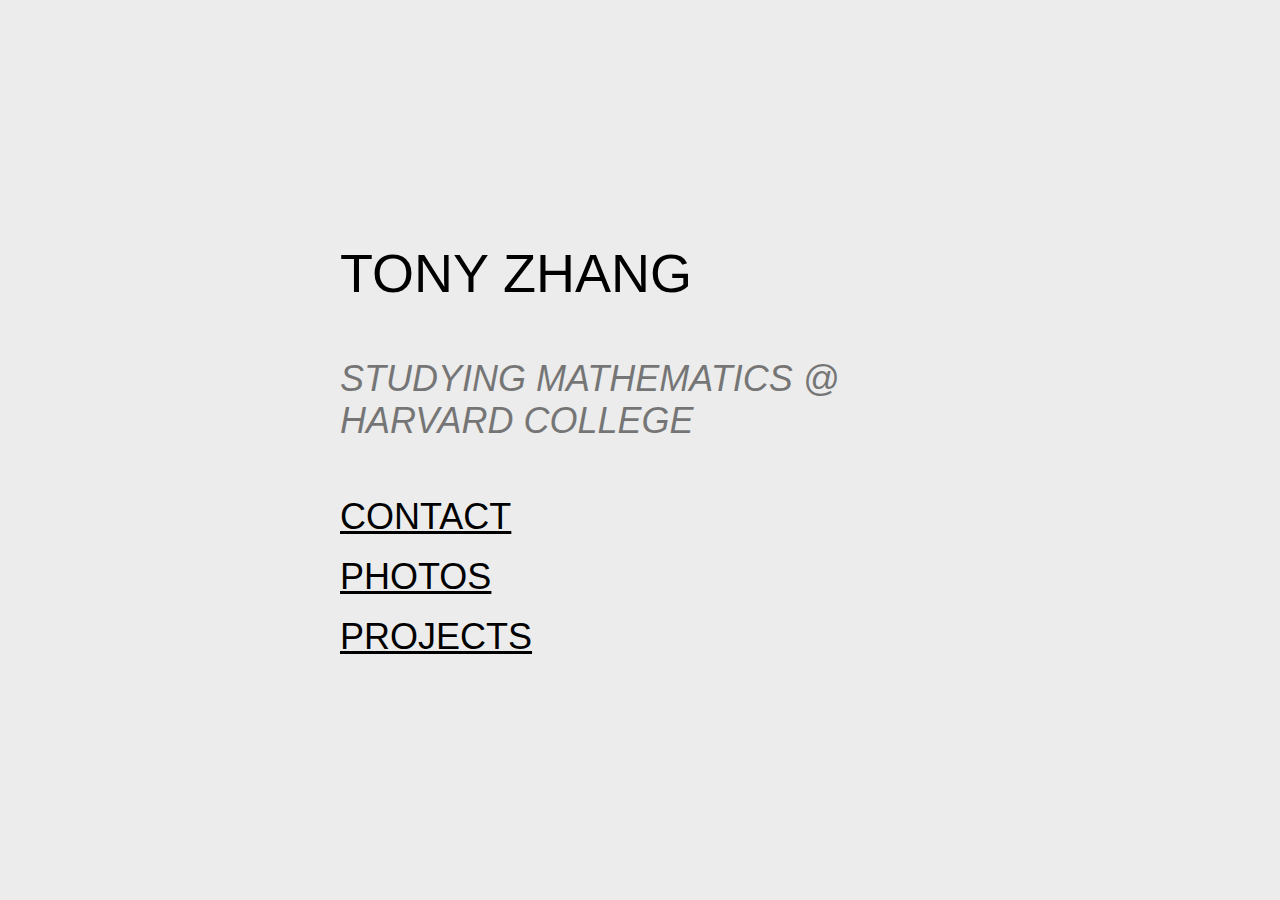
<file: index.html>
<!doctype html>
<html lang="en">
    <head>
        <meta charset="UTF-8" />
        <meta name="viewport" content="width=device-width, initial-scale=1.0" />
        <title>Tony Zhang</title>
        <link rel="stylesheet" href="/style.css" />
        <link rel="stylesheet" href="index.css" />
        <link rel="icon" href="/favicon.jpg" type="image/jpg" />
    </head>
    <body>
        <main>
            <h1>Tony Zhang</h1>
            <p>Studying Mathematics @ Harvard College</p>
            <a
                class="main-link"
                id="contact-link"
                href="mailto:contact@tonyzhang.net"
                >CONTACT</a
            >
            <a class="main-link" href="photos/">PHOTOS</a>
            <a class="main-link" href="projects/">PROJECTS</a>
            <!-- <a class="main-link" href="design/">DESIGN</a> -->
        </main>
    </body>
</html>
</file>
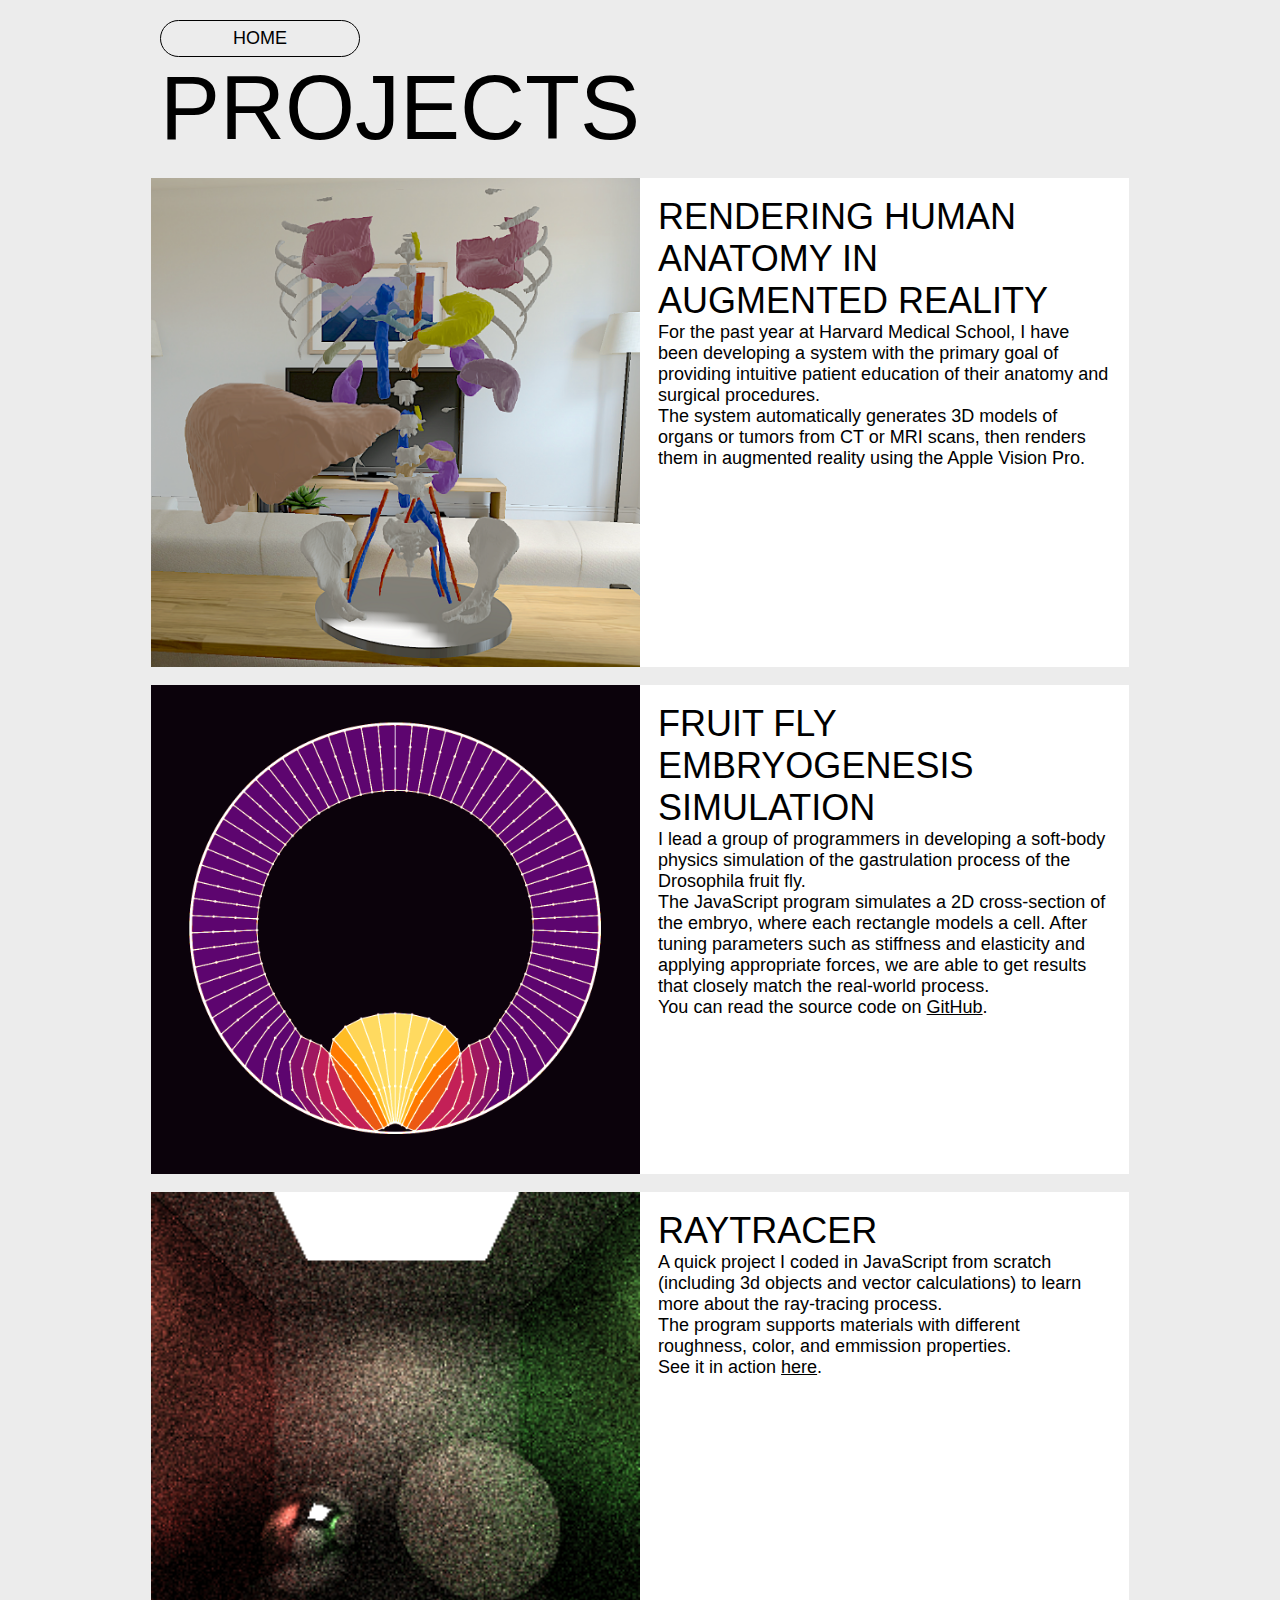
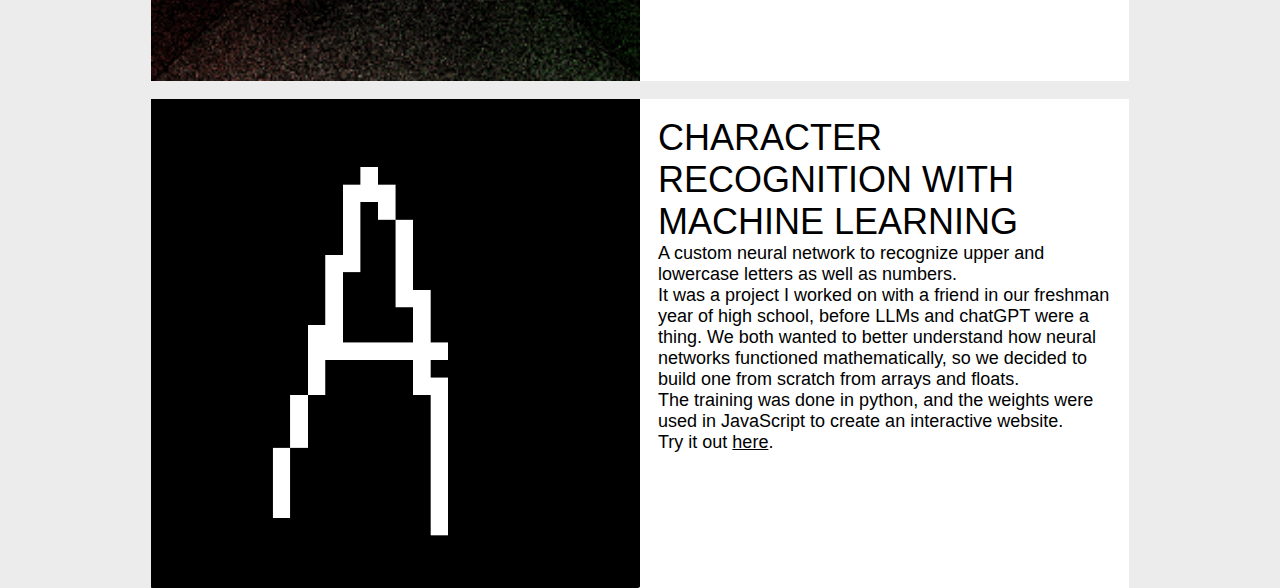
<file: projects/index.html>
<!doctype html>
<html lang="en">
    <head>
        <meta charset="UTF-8" />
        <meta name="viewport" content="width=device-width, initial-scale=1.0" />
        <title>Projects | Tony Zhang</title>
        <link rel="stylesheet" href="/style.css" />
        <link rel="stylesheet" href="index.css" />
        <link rel="icon" href="/favicon.jpg" type="image/jpg" />
    </head>
    <body>
        <a href="/" class="home-nav">HOME</a>
        <h1>Projects</h1>
        <section>
            <img
                src="images/visionpro.png"
                alt="screen capture of application inside Apple Vision Pro headset, displaying a model of human anatomy"
            />
            <div class="description">
                <h3>Rendering Human Anatomy in Augmented Reality</h3>
                <p>
                    For the past year at Harvard Medical School, I have been
                    developing a system with the primary goal of providing
                    intuitive patient education of their anatomy and surgical
                    procedures.
                </p>
                <p>
                    The system automatically generates 3D models of organs or
                    tumors from CT or MRI scans, then renders them in augmented
                    reality using the Apple Vision Pro.
                </p>
            </div>
        </section>
        <section>
            <img
                src="images/embryogenesis.jpg"
                alt="digital graphic of connected ring of rectangles representing cells, bulge deformation on bottom"
            />
            <div class="description">
                <h3>Fruit Fly Embryogenesis Simulation</h3>
                <p>
                    I lead a group of programmers in developing a soft-body
                    physics simulation of the gastrulation process of the
                    Drosophila fruit fly.
                </p>
                <p>
                    The JavaScript program simulates a 2D cross-section of the
                    embryo, where each rectangle models a cell. After tuning
                    parameters such as stiffness and elasticity and applying
                    appropriate forces, we are able to get results that closely
                    match the real-world process.
                </p>
                <p>
                    You can read the source code on
                    <a href="https://github.com/Tony1324/Cell-Simulator"
                        >GitHub</a
                    >.
                </p>
            </div>
        </section>
        <section>
            <img
                src="images/raytracer.png"
                alt="Standard raytraced image of cornell box, with red and green walls, and two spheres."
            />
            <div class="description">
                <h3>Raytracer</h3>
                <p>
                    A quick project I coded in JavaScript from scratch
                    (including 3d objects and vector calculations) to learn more
                    about the ray-tracing process.
                </p>
                <p>
                    The program supports materials with different roughness,
                    color, and emmission properties.
                </p>
                <p>
                    See it in action
                    <a href="https://tony1324.github.io/raytracer/">here</a>.
                </p>
            </div>
        </section>
        <section>
            <img
                src="images/characterML.png"
                alt="A pixelated, handwritten letter 'A' in a black background."
            />
            <div class="description">
                <h3>Character Recognition with Machine Learning</h3>
                <p>
                    A custom neural network to recognize upper and lowercase
                    letters as well as numbers.
                </p>
                <p>
                    It was a project I worked on with a friend in our freshman
                    year of high school, before LLMs and chatGPT were a thing.
                    We both wanted to better understand how neural networks
                    functioned mathematically, so we decided to build one from
                    scratch from arrays and floats.
                </p>
                <p>
                    The training was done in python, and the weights were used
                    in JavaScript to create an interactive website.
                </p>
                <p>
                    Try it out
                    <a
                        href="https://tennis-ball.github.io/Character-Classification/"
                        >here</a
                    >.
                </p>
            </div>
        </section>
    </body>
</html>
</file>
<file: style.css>
:root {
    --background-color: #ececec;
    --background-secondary-color: #ffffff;
    --primary-color: #000000;
    --accent-color: #0000FF;
}

@media (prefers-color-scheme: dark) {
    :root {
        --background-color: #000000;
        --background-secondary-color: #353535;
        --primary-color: #ffffff;
        --accent-color: #ffff00;
    }
}

* {
    box-sizing: border-box;
    margin: 0;
    padding: 0;
    font-family: helvetica, sans-serif;
}

html, body {
    height: 100%;
    background-color: var(--background-color);
    color: var(--primary-color);
    font-size: 18px;
}

body {
    padding: 20px
}

h1, h2, h3 {
    font-weight: normal;
    text-transform: uppercase;
}

h1 {
    font-size: 5em;
}

h2 {
    font-size: 3em;
}

h3 {
    font-size: 2em;
}

a {
    color: var(--primary-color);
    text-decoration: underline;
}
a:hover {
    color: var(--accent-color);
    text-shadow: 0px 0px 20px var(--accent-color);
}

img {
    width: 100%;
}

a.home-nav {
    text-decoration: none;
    padding: 0.4em 4em;
    border-radius: 50px;
    border: 1px solid var(--primary-color);
    display: inline-block;
}

a.home-nav:hover {
    background-color: var(--accent-color);
    color: var(--background-color)
}
</file>
<file: index.css>
body {
    display: flex;
    justify-content: center;
    align-items: center;
}

main {
    width: 600px;
    max-width: 100%;
    display: flex;
    flex-direction: column;
    gap: 1em;
}

p,
a.main-link {
    font-size: 2em;
}

h1 {
    font-size: 3em;
    margin-bottom: 2rem;
}

p {
    opacity: 0.5;
    text-transform: uppercase;
    font-style: italic;
    margin-bottom: 1em;
}

#contact-link::after {
    content: "@tonyzhang.net";
    opacity: 0;
    transition: opacity 0.2s;
}

#contact-link:hover::after {
    opacity: 0.3;
}
</file>
<file: projects/index.css>
body {
    margin: auto;
    max-width: 1000px;
}

h1 {
    font-size: 5em;
}

section {
    margin: 1em -0.5em;
    background: var(--background-secondary-color);
    display: flex;
    flex-wrap: wrap;
}

section img {
    width: 300px;
    /* max-width: 50%; */
    flex-grow: 1;
}

section .description {
    width: 500px;
    padding: 1em;
    max-width: 50%;
    flex-grow: 2;
    flex-shrink: 0;
}

section h2 {
    margin-bottom: 0.5em;
}
</file>
